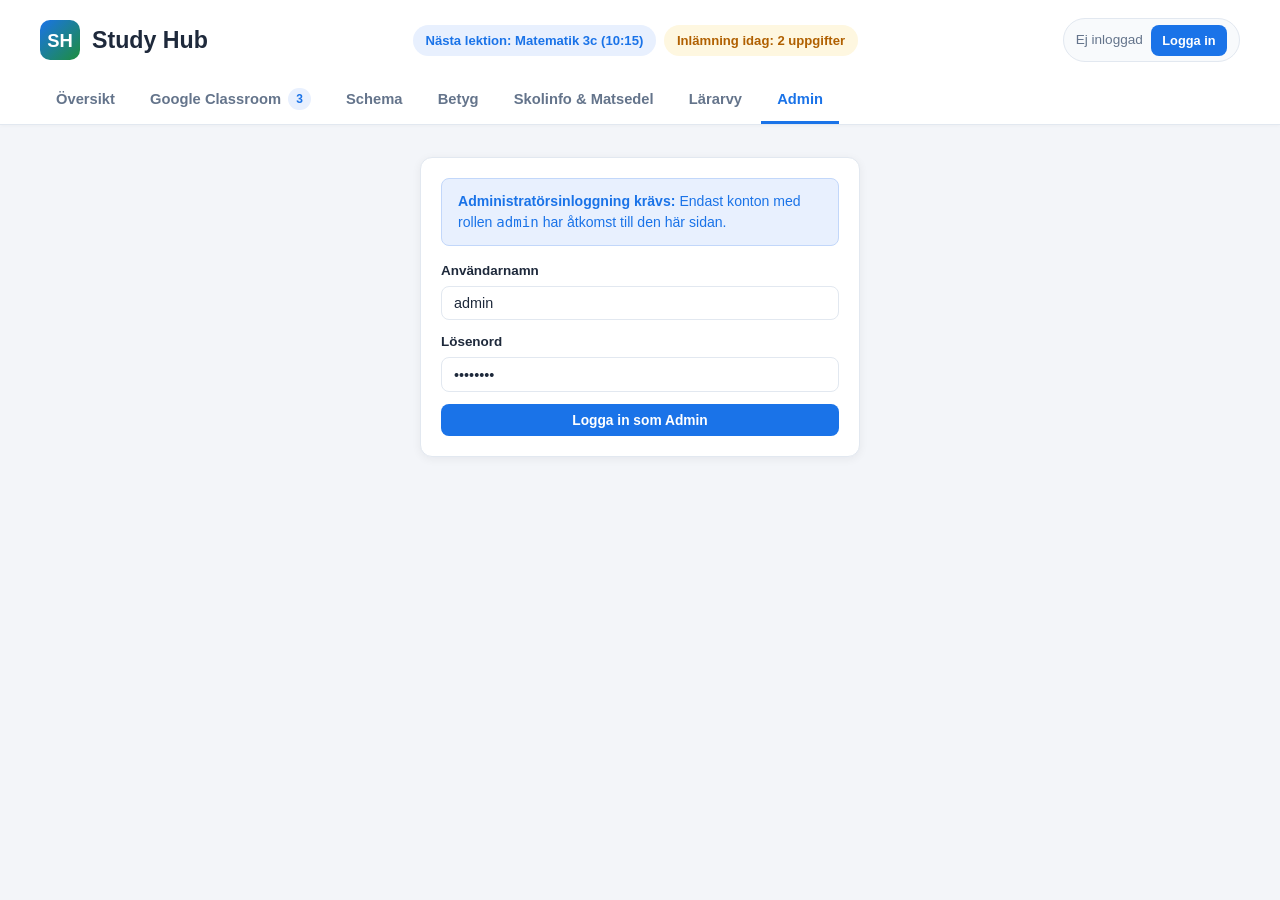
<file: admin.html>
<!DOCTYPE html>
<html lang="sv">
<head>
  <meta charset="UTF-8">
  <meta name="viewport" content="width=device-width, initial-scale=1.0">
  <title>Study Hub – Adminvy</title>
  <link rel="stylesheet" href="style.css">
</head>
<body>

  <header>
    <div class="header-top">
      <a href="index.html" class="brand">
        <div class="brand-icon">SH</div>
        <h1>Study Hub</h1>
      </a>

      <ul class="status-pills">
        <li id="nextLessonStatus">Nästa lektion: Matematik 3c (10:15)</li>
        <li class="due-badge" id="dueTodayStatus">Inlämning idag: 0 uppgifter</li>
      </ul>

      <div class="auth-bar" id="authHeaderStatus"></div>
    </div>

    <nav aria-label="Huvudnavigation">
      <ul class="tab-list">
        <li><a href="index.html" class="tab-btn">Översikt</a></li>
        <li><a href="classroom.html" class="tab-btn">Google Classroom <span class="tab-count" id="classroomBadge">0</span></a></li>
        <li><a href="schema.html" class="tab-btn">Schema</a></li>
        <li><a href="betyg.html" class="tab-btn">Betyg</a></li>
        <li><a href="skolinfo.html" class="tab-btn">Skolinfo &amp; Matsedel</a></li>
        <li><a href="larare.html" class="tab-btn">Lärarvy</a></li>
        <li><a href="admin.html" class="tab-btn active">Admin</a></li>
      </ul>
    </nav>
  </header>

  <main>
    <!-- Inloggningskrav för admin -->
    <section id="adminAuthGate" style="display:none;">
      <div class="login-container">
        <div class="card">
          <div class="alert alert-info">
            <strong>Administratörsinloggning krävs:</strong> Endast konton med rollen <code>admin</code> har åtkomst till den här sidan.
          </div>
          <div id="inlineAdminError" class="alert alert-error" style="display:none;">
            Ogiltig admininloggning. Testa <code>admin</code> / <code>admin123</code>.
          </div>
          <form id="inlineAdminLoginForm" class="form-stack">
            <div class="form-group">
              <label for="inlineAdminUser">Användarnamn</label>
              <input type="text" id="inlineAdminUser" value="admin" required>
            </div>
            <div class="form-group">
              <label for="inlineAdminPass">Lösenord</label>
              <input type="password" id="inlineAdminPass" value="admin123" required>
            </div>
            <button type="submit" class="btn btn-primary">Logga in som Admin</button>
          </form>
        </div>
      </div>
    </section>

    <!-- Admin Dashboard -->
    <section id="adminDashboard" style="display:none;">
      <div class="section-header">
        <h2>Adminvy – Användare, Skoldata &amp; JSON-databas</h2>
      </div>

      <div id="adminStats" class="stat-grid"></div>

      <div class="grid-2" style="margin-bottom:1.25rem;">
        <!-- Skapa användare -->
        <div class="card">
          <h3>Skapa nytt användarkonto</h3>
          <form id="adminUserForm" class="form-stack">
            <div class="form-group">
              <label for="newUserName">Fullständigt namn</label>
              <input type="text" id="newUserName" placeholder="t.ex. Sara Svensson" required>
            </div>
            <div class="form-group">
              <label for="newUserUsername">Användarnamn</label>
              <input type="text" id="newUserUsername" placeholder="t.ex. sara.elev" required>
            </div>
            <div class="form-group">
              <label for="newUserPassword">Lösenord</label>
              <input type="text" id="newUserPassword" placeholder="Lösenord" required>
            </div>
            <div class="form-group">
              <label for="newUserRole">Roll</label>
              <select id="newUserRole">
                <option value="student">Elev</option>
                <option value="teacher">Lärare</option>
                <option value="admin">Admin</option>
              </select>
            </div>
            <button type="submit" class="btn btn-primary">Lägg till användare</button>
          </form>
        </div>

        <!-- Redigera veckans matsedel -->
        <div class="card">
          <h3>Redigera veckans matsedel</h3>
          <form id="adminLunchForm" class="form-stack">
            <div class="form-group">
              <label for="lunch_Måndag">Måndag</label>
              <input type="text" id="lunch_Måndag" required>
            </div>
            <div class="form-group">
              <label for="lunch_Tisdag">Tisdag</label>
              <input type="text" id="lunch_Tisdag" required>
            </div>
            <div class="form-group">
              <label for="lunch_Onsdag">Onsdag</label>
              <input type="text" id="lunch_Onsdag" required>
            </div>
            <div class="form-group">
              <label for="lunch_Torsdag">Torsdag</label>
              <input type="text" id="lunch_Torsdag" required>
            </div>
            <div class="form-group">
              <label for="lunch_Fredag">Fredag</label>
              <input type="text" id="lunch_Fredag" required>
            </div>
            <button type="submit" class="btn btn-success">Spara matsedel</button>
          </form>
        </div>
      </div>

      <!-- Användarlista -->
      <div class="card" style="margin-bottom:1.25rem;">
        <h3>Registrerade användare &amp; testinloggningar</h3>
        <div class="table-wrapper">
          <table>
            <thead>
              <tr>
                <th>Namn</th>
                <th>Användarnamn</th>
                <th>Lösenord</th>
                <th>Roll</th>
                <th>Åtgärd</th>
              </tr>
            </thead>
            <tbody id="adminUsersTableBody"></tbody>
          </table>
        </div>
      </div>

      <!-- JSON-databashanterare -->
      <div class="card">
        <h3>
          <span>JSON-databas (<code>database.json</code>)</span>
          <div class="toolbar-actions">
            <button type="button" class="btn btn-primary btn-sm" id="downloadDbBtn">Ladda ner database.json</button>
            <label class="btn btn-outline btn-sm" style="cursor:pointer;">
              Importera JSON
              <input type="file" id="importDbInput" accept=".json" style="display:none;">
            </label>
            <button type="button" class="btn btn-danger btn-sm" id="resetFullDbBtn">Återställ databas</button>
          </div>
        </h3>
        <pre id="jsonDatabasePreview" class="json-viewer"></pre>
      </div>
    </section>
  </main>

  <script src="app.js"></script>
</body>
</html>
</file>
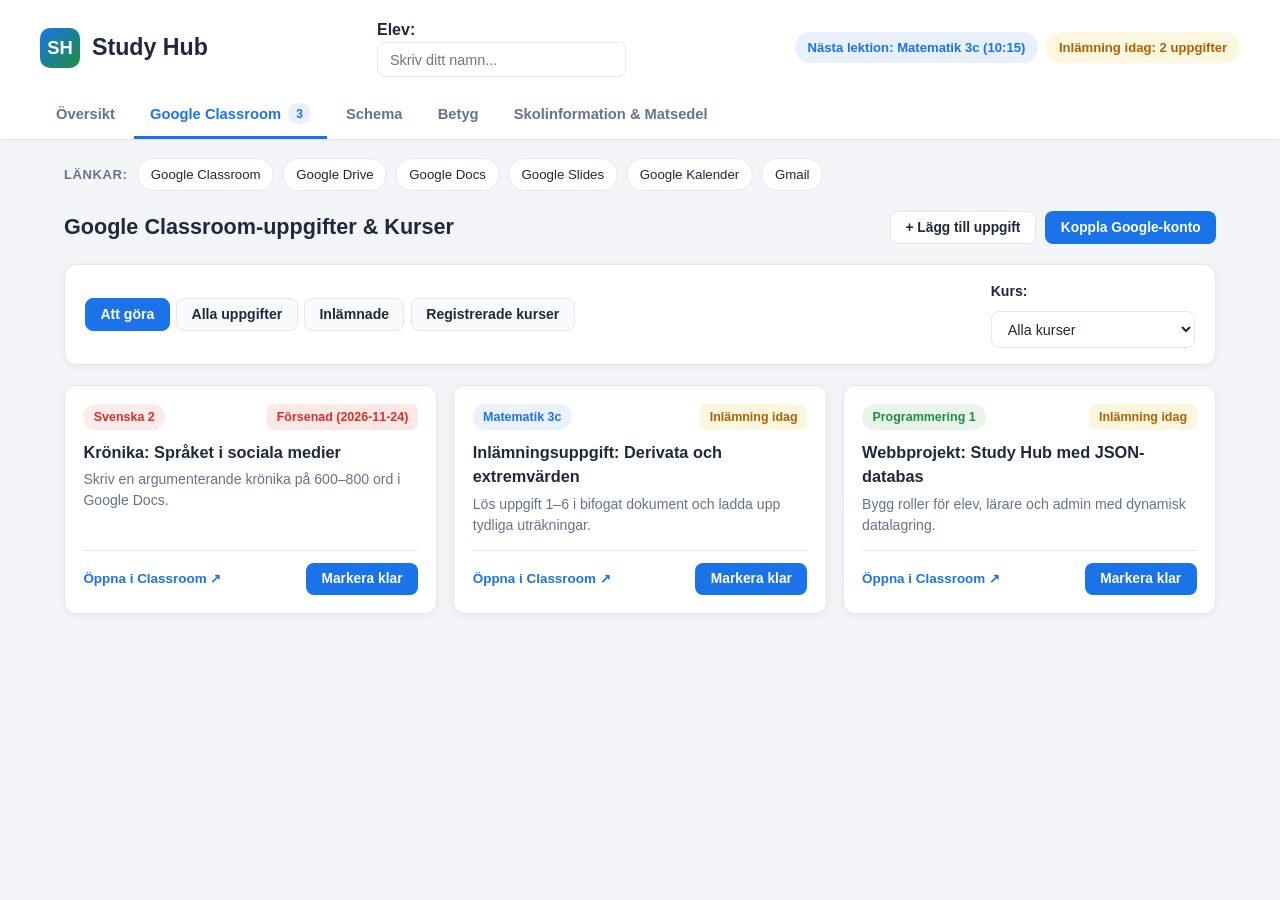
<file: classroom.html>
<!DOCTYPE html>
<html lang="sv">
<head>
  <meta charset="UTF-8">
  <meta name="viewport" content="width=device-width, initial-scale=1.0">
  <title>Study Hub – Google Classroom</title>
  <link rel="stylesheet" href="style.css">
  <script src="https://accounts.google.com/gsi/client" async defer></script>
</head>
<body>

  <header>
    <div class="header-top">
      <a href="index.html" class="brand">
        <div class="brand-icon">SH</div>
        <h1>Study Hub</h1>
      </a>

      <div class="student-info">
        <strong>Elev:</strong>
        <input type="text" id="studentNameInput" placeholder="Skriv ditt namn..." aria-label="Elevens namn">
      </div>

      <ul class="status-pills">
        <li id="nextLessonStatus">Nästa lektion: Matematik 3c (10:15)</li>
        <li class="due-badge" id="dueTodayStatus">Inlämning idag: 2 uppgifter</li>
      </ul>
    </div>

    <nav aria-label="Huvudnavigation">
      <ul class="tab-list">
        <li><a href="index.html" class="tab-btn">Översikt</a></li>
        <li><a href="classroom.html" class="tab-btn active">Google Classroom <span class="tab-count" id="classroomBadge">0</span></a></li>
        <li><a href="schema.html" class="tab-btn">Schema</a></li>
        <li><a href="betyg.html" class="tab-btn">Betyg</a></li>
        <li><a href="skolinfo.html" class="tab-btn">Skolinformation & Matsedel</a></li>
      </ul>
    </nav>
  </header>

  <section class="quick-links" aria-label="Google Workspace & Skolans snabblänkar">
    <h2>Länkar:</h2>
    <ul>
      <li><a href="https://classroom.google.com" target="_blank" rel="noopener noreferrer">Google Classroom</a></li>
      <li><a href="https://drive.google.com" target="_blank" rel="noopener noreferrer">Google Drive</a></li>
      <li><a href="https://docs.google.com" target="_blank" rel="noopener noreferrer">Google Docs</a></li>
      <li><a href="https://slides.google.com" target="_blank" rel="noopener noreferrer">Google Slides</a></li>
      <li><a href="https://calendar.google.com" target="_blank" rel="noopener noreferrer">Google Kalender</a></li>
      <li><a href="https://mail.google.com" target="_blank" rel="noopener noreferrer">Gmail</a></li>
    </ul>
  </section>

  <main>
    <div class="section-header">
      <h2>Google Classroom-uppgifter & Kurser</h2>
      <div class="toolbar-actions">
        <button class="btn btn-outline" id="toggleAddTaskBtn">+ Lägg till uppgift</button>
        <button class="btn btn-primary" id="toggleApiConfigBtn">Koppla Google-konto</button>
      </div>
    </div>

    <!-- Riktig Google Classroom OAuth-koppling -->
    <div class="api-box" id="apiConfigBox">
        <p>
          <strong>Anslut till Google Classroom via Apps Script:</strong> Klistra in din webbapp-URL (som slutar på <code>/exec</code>) för att synka dina kurser och uppgifter.
        </p>
        <div class="api-form">
          <input type="text" id="appsScriptUrlInput" placeholder="https://script.google.com/macros/s/.../exec">
          <button class="btn btn-primary" id="connectGoogleBtn">Spara &amp; synka</button>
          <button class="btn btn-outline" id="resetDemoBtn">Återställ demoläge</button>
        </div>
        <p id="apiStatusMessage" style="margin-top: 0.6rem; margin-bottom: 0; font-weight: 600;"></p>
    </div>

    <!-- Lägg till egen uppgift -->
    <div class="add-task-panel" id="addTaskPanel">
      <strong>Lägg till ny uppgift</strong>
      <form id="addTaskForm" class="add-task-grid">
        <input type="text" id="newTaskTitle" placeholder="Uppgiftens titel..." required>
        <select id="newTaskCourse" required></select>
        <input type="date" id="newTaskDue" required>
        <input type="text" id="newTaskDesc" placeholder="Kort beskrivning (valfritt)">
        <button type="submit" class="btn btn-primary">Spara uppgift</button>
      </form>
    </div>

    <!-- Underflikar & kursfilter -->
    <div class="classroom-toolbar">
      <div class="sub-tabs" role="tablist">
        <button class="sub-tab-btn active" data-filter="todo">Att göra</button>
        <button class="sub-tab-btn" data-filter="all">Alla uppgifter</button>
        <button class="sub-tab-btn" data-filter="done">Inlämnade</button>
        <button class="sub-tab-btn" data-filter="courses">Registrerade kurser</button>
      </div>

      <div class="toolbar-actions" id="courseFilterWrapper">
        <label for="courseFilterSelect" style="font-size: 0.88rem; font-weight: 600;">Kurs:</label>
        <select id="courseFilterSelect">
          <option value="all">Alla kurser</option>
        </select>
      </div>
    </div>

    <div id="classroomAssignmentsContainer" class="grid-3"></div>
    <div id="classroomCoursesContainer" class="grid-3" style="display: none;"></div>
  </main>

  <script src="app.js"></script>
</body>
</html>
</file>
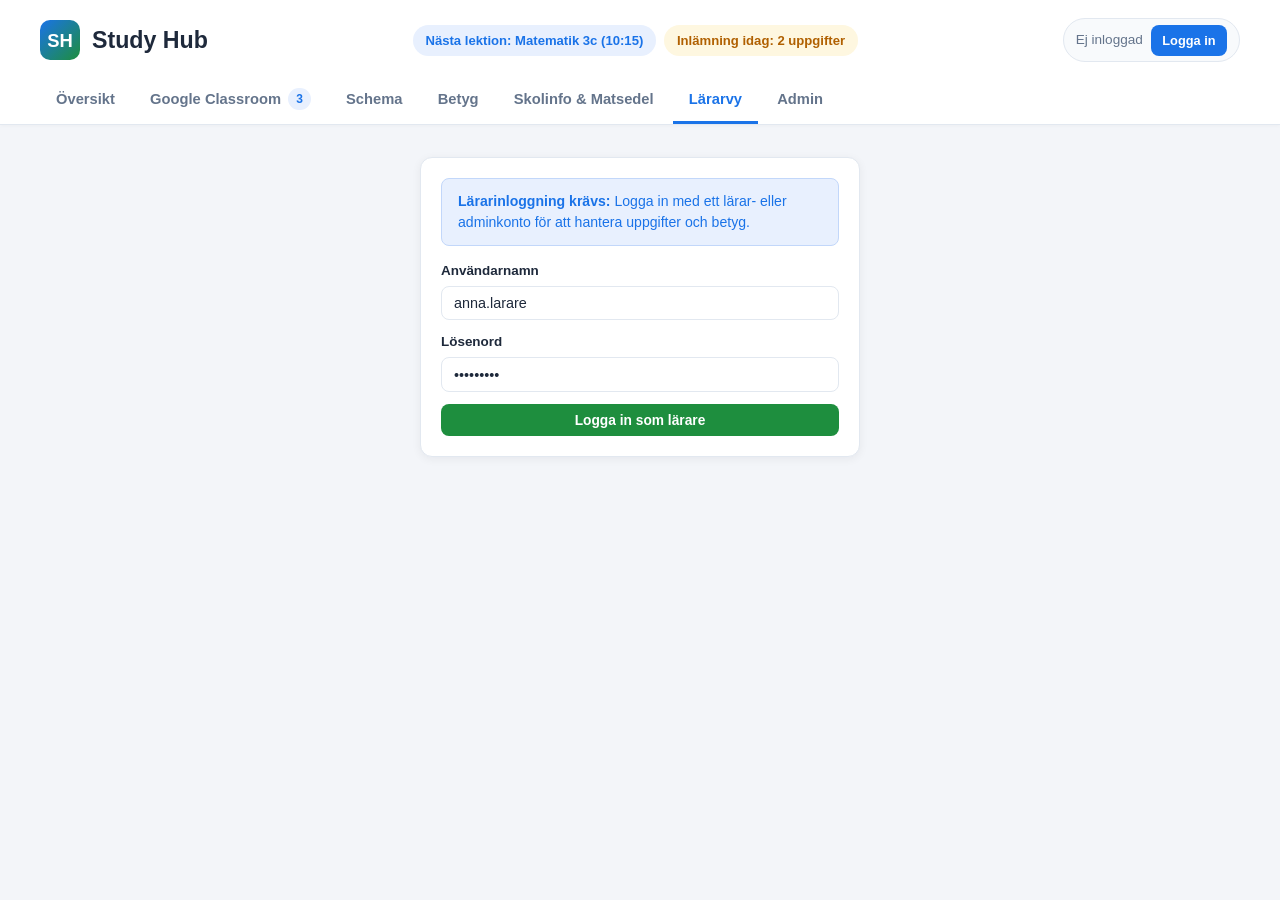
<file: larare.html>
<!DOCTYPE html>
<html lang="sv">
<head>
  <meta charset="UTF-8">
  <meta name="viewport" content="width=device-width, initial-scale=1.0">
  <title>Study Hub – Lärarvy</title>
  <link rel="stylesheet" href="style.css">
</head>
<body>

  <header>
    <div class="header-top">
      <a href="index.html" class="brand">
        <div class="brand-icon">SH</div>
        <h1>Study Hub</h1>
      </a>

      <ul class="status-pills">
        <li id="nextLessonStatus">Nästa lektion: Matematik 3c (10:15)</li>
        <li class="due-badge" id="dueTodayStatus">Inlämning idag: 0 uppgifter</li>
      </ul>

      <div class="auth-bar" id="authHeaderStatus"></div>
    </div>

    <nav aria-label="Huvudnavigation">
      <ul class="tab-list">
        <li><a href="index.html" class="tab-btn">Översikt</a></li>
        <li><a href="classroom.html" class="tab-btn">Google Classroom <span class="tab-count" id="classroomBadge">0</span></a></li>
        <li><a href="schema.html" class="tab-btn">Schema</a></li>
        <li><a href="betyg.html" class="tab-btn">Betyg</a></li>
        <li><a href="skolinfo.html" class="tab-btn">Skolinfo &amp; Matsedel</a></li>
        <li><a href="larare.html" class="tab-btn active">Lärarvy</a></li>
        <li><a href="admin.html" class="tab-btn">Admin</a></li>
      </ul>
    </nav>
  </header>

  <main>
    <!-- Inloggningskrav om användaren inte är inloggad som lärare/admin -->
    <section id="teacherAuthGate" style="display:none;">
      <div class="login-container">
        <div class="card">
          <div class="alert alert-info">
            <strong>Lärarinloggning krävs:</strong> Logga in med ett lärar- eller adminkonto för att hantera uppgifter och betyg.
          </div>
          <div id="inlineTeacherError" class="alert alert-error" style="display:none;">
            Ogiltig lärarinloggning. Testa <code>anna.larare</code> / <code>larare123</code>.
          </div>
          <form id="inlineTeacherLoginForm" class="form-stack">
            <div class="form-group">
              <label for="inlineTeacherUser">Användarnamn</label>
              <input type="text" id="inlineTeacherUser" value="anna.larare" required>
            </div>
            <div class="form-group">
              <label for="inlineTeacherPass">Lösenord</label>
              <input type="password" id="inlineTeacherPass" value="larare123" required>
            </div>
            <button type="submit" class="btn btn-success">Logga in som lärare</button>
          </form>
        </div>
      </div>
    </section>

    <!-- Lärarens arbetsyta -->
    <section id="teacherDashboard" style="display:none;">
      <div class="section-header">
        <div>
          <h2>Lärarvy – Kurser, Uppgifter &amp; Betyg</h2>
          <p id="teacherWelcome" style="font-size:0.9rem; color:var(--text-muted);"></p>
        </div>
      </div>

      <!-- Betygssättning per elev (placerad högst upp för snabb åtkomst) -->
      <div class="card" style="margin-bottom:1.25rem;">
        <div style="display:flex; flex-wrap:wrap; align-items:center; justify-content:space-between; gap:1rem; margin-bottom:1rem;">
          <div>
            <h3 style="margin-bottom:0.2rem;">Individuell betygssättning</h3>
            <p style="font-size:0.86rem; color:var(--text-muted);">
              Välj en elev i listan för att uppdatera befintliga kursbetyg eller registrera ett nytt betyg.
            </p>
          </div>

          <div class="toolbar-actions" style="background:var(--surface-alt); padding:0.6rem 0.9rem; border-radius:10px; border:1px solid var(--border);">
            <label for="teacherStudentSelect" style="font-size:0.88rem; font-weight:700;">Välj elev:</label>
            <select id="teacherStudentSelect" style="min-width:220px;"></select>
            <span id="teacherStudentMeta" class="role-badge role-student"></span>
          </div>
        </div>

        <div id="teacherGradeFeedback" class="alert alert-success" style="display:none;"></div>

        <div class="table-wrapper" style="margin-bottom:1rem;">
          <table>
            <thead>
              <tr>
                <th>Kurs</th>
                <th>Poäng</th>
                <th>Betyg / Prognos</th>
                <th>Kommentar</th>
                <th>Satt av</th>
                <th>Åtgärd</th>
              </tr>
            </thead>
            <tbody id="teacherGradesBody"></tbody>
          </table>
        </div>

        <!-- Lägg till nytt kursbetyg för den valda eleven -->
        <div style="background:var(--surface-alt); border:1px solid var(--border); border-radius:10px; padding:0.95rem;">
          <strong style="font-size:0.88rem; display:block; margin-bottom:0.6rem;">Lägg till nytt kursbetyg för vald elev:</strong>
          <form id="teacherAddGradeForm" class="add-task-grid" style="margin-top:0;">
            <select id="teacherNewGradeCourse" required></select>
            <select id="teacherNewGradeValue" required>
              <option value="A">Betyg: A</option>
              <option value="B">Betyg: B</option>
              <option value="C" selected>Betyg: C</option>
              <option value="D">Betyg: D</option>
              <option value="E">Betyg: E</option>
              <option value="F">Betyg: F</option>
              <option value="-">Prognos saknas (-)</option>
            </select>
            <input type="text" id="teacherNewGradeComment" placeholder="Kommentar till eleven..." required>
            <button type="submit" class="btn btn-primary">+ Lägg till betyg</button>
          </form>
        </div>
      </div>

      <div class="grid-2">
        <!-- Skapa ny uppgift i JSON-databasen -->
        <div class="card">
          <h3>Publicera ny Classroom-uppgift</h3>
          <form id="teacherTaskForm" class="form-stack">
            <div class="form-group">
              <label for="teacherTaskCourse">Kurs</label>
              <select id="teacherTaskCourse" required></select>
            </div>
            <div class="form-group">
              <label for="teacherTaskTitle">Titel på uppgift</label>
              <input type="text" id="teacherTaskTitle" placeholder="t.ex. Inlämning: Integraler" required>
            </div>
            <div class="form-group">
              <label for="teacherTaskDue">Sista inlämningsdag</label>
              <input type="date" id="teacherTaskDue" required>
            </div>
            <div class="form-group">
              <label for="teacherTaskDesc">Instruktioner</label>
              <textarea id="teacherTaskDesc" rows="2" placeholder="Beskriv vad eleverna ska göra..."></textarea>
            </div>
            <button type="submit" class="btn btn-primary">Publicera uppgift</button>
          </form>
        </div>

        <!-- Publicera meddelande + aktiva uppgifter -->
					<div class="card">
						<h3>Publicera meddelande till översikten</h3>
						<form id="teacherAnnouncementForm" class="form-stack" style="margin-bottom:1.25rem;">
							<div class="form-group">
								<label for="teacherMsgTitle">Rubrik</label>
								<input type="text" id="teacherMsgTitle" placeholder="t.ex. Prov i Matematik 3c" required>
							</div>
							<div class="form-group">
								<label for="teacherMsgBody">Meddelande</label>
								<input type="text" id="teacherMsgBody" placeholder="Skriv meddelandet..." required>
							</div>
							<button type="submit" class="btn btn-outline">Publicera meddelande</button>
						</form>

						<h3>Publicerade uppgifter i databasen</h3>
						<ul id="teacherAssignmentsList" class="clean-list"></ul>
					</div>
				</div>
			</section>
		</main>

		<script src="app.js"></script>
	</body>
</html>
</file>
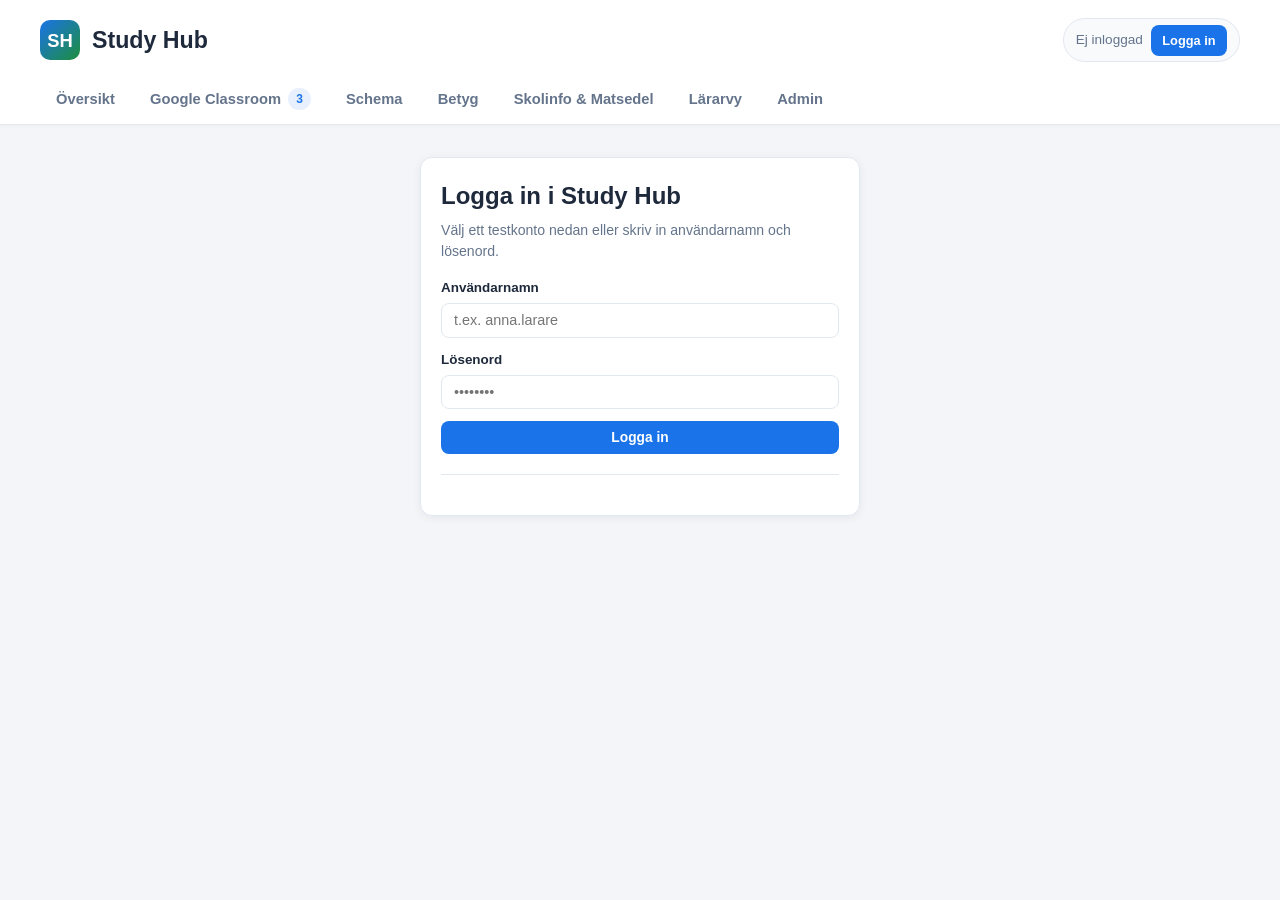
<file: login.html>
<!DOCTYPE html>
<html lang="sv">
	<head>
		<meta charset="UTF-8">
		<meta name="viewport" content="width=device-width, initial-scale=1.0">
		<title>Study Hub – Logga in</title>
		<link rel="stylesheet" href="style.css">
	</head>
	<body>

		<header>
			<div class="header-top">
				<a href="index.html" class="brand">
					<div class="brand-icon">SH</div>
					<h1>Study Hub</h1>
				</a>
				<div class="auth-bar" id="authHeaderStatus"></div>
 			</div>

			<nav aria-label="Huvudnavigation">
				<ul class="tab-list">
					<li><a href="index.html" class="tab-btn">Översikt</a></li>
					<li><a href="classroom.html" class="tab-btn">Google Classroom <span class="tab-count" id="classroomBadge">0</span></a></li>
					<li><a href="schema.html" class="tab-btn">Schema</a></li>
					<li><a href="betyg.html" class="tab-btn">Betyg</a></li>
					<li><a href="skolinfo.html" class="tab-btn">Skolinfo &amp; Matsedel</a></li>
					<li><a href="larare.html" class="tab-btn">Lärarvy</a></li>
					<li><a href="admin.html" class="tab-btn">Admin</a></li>
				</ul>
			</nav>
		</header>

		<main>
			<div class="login-container">
				<div class="card">
					<h2 style="margin-bottom:0.35rem;">Logga in i Study Hub</h2>
					<p style="font-size:0.88rem; color:var(--text-muted); margin-bottom:1rem;">
						Välj ett testkonto nedan eller skriv in användarnamn och lösenord.
					</p>

					<div id="loginError" class="alert alert-error" style="display:none;"></div>

					<form id="loginForm" class="form-stack">
						<div class="form-group">
							<label for="loginUsername">Användarnamn</label>
							<input type="text" id="loginUsername" required placeholder="t.ex. anna.larare">
						</div>
						<div class="form-group">
							<label for="loginPassword">Lösenord</label>
							<input type="password" id="loginPassword" required placeholder="••••••••">
						</div>
						<button type="submit" class="btn btn-primary" style="width:100%;">Logga in</button>
					</form>

					<hr style="margin:1.25rem 0; border:none; border-top:1px solid var(--border);">
				</div>
			</div>
		</main>

		<script src="app.js"></script>
	</body>
</html>
</file>
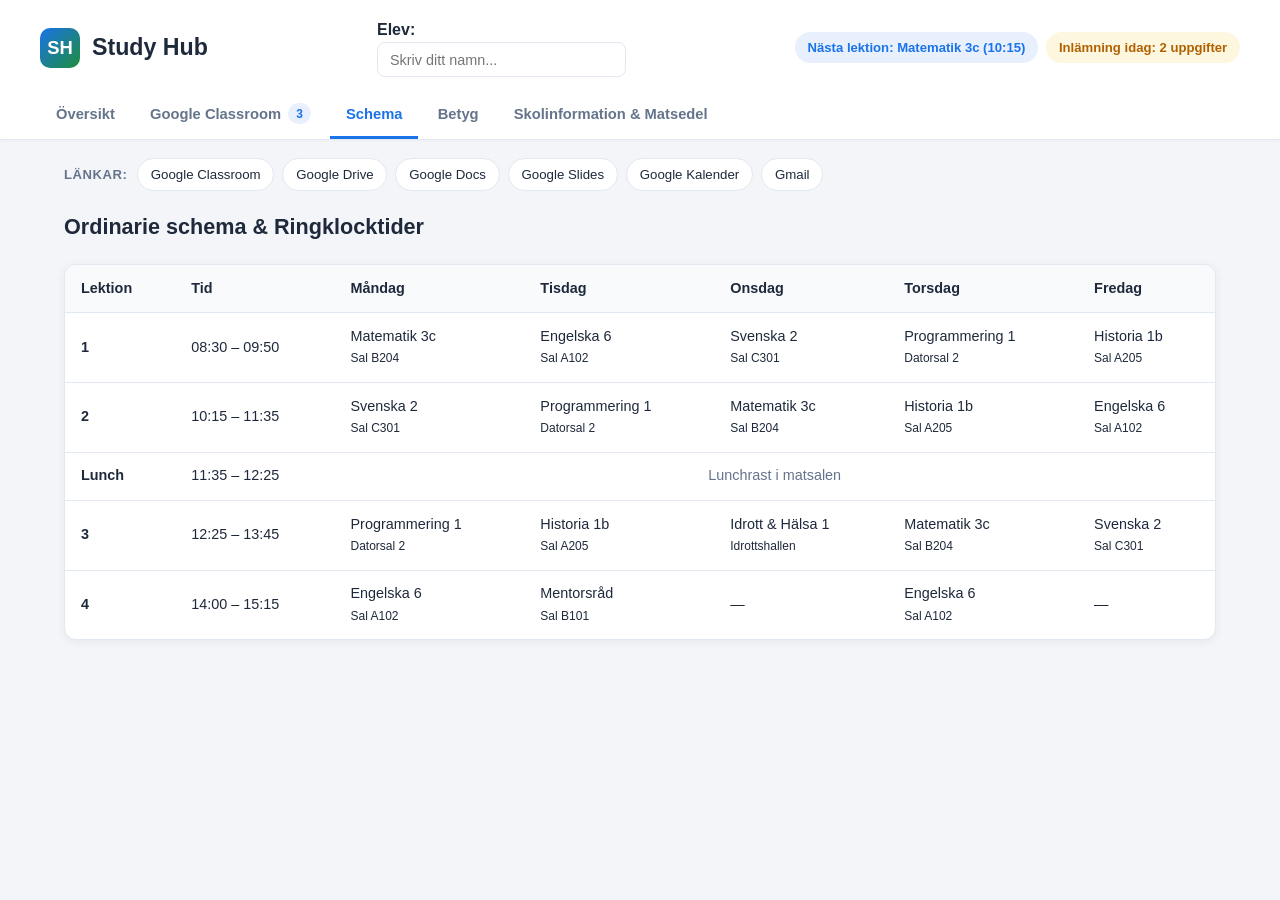
<file: schema.html>
<!DOCTYPE html>
<html lang="sv">
	<head>
		<meta charset="UTF-8">
		<meta name="viewport" content="width=device-width, initial-scale=1.0">
		<title>Study Hub – Schema & Ringklocktider</title>
		<link rel="stylesheet" href="style.css">
	</head>
	<body>
		<header>
			<div class="header-top">
				<a href="index.html" class="brand">
					<div class="brand-icon">SH</div>
					<h1>Study Hub</h1>
				</a>

				<div class="student-info">
					<strong>Elev:</strong>
					<input type="text" id="studentNameInput" placeholder="Skriv ditt namn..." aria-label="Elevens namn">
				</div>

				<ul class="status-pills">
					<li id="nextLessonStatus">Nästa lektion: Matematik 3c (10:15)</li>
					<li class="due-badge" id="dueTodayStatus">Inlämning idag: 2 uppgifter</li>
				</ul>
			</div>

			<nav aria-label="Huvudnavigation">
				<ul class="tab-list">
					<li><a href="index.html" class="tab-btn">Översikt</a></li>
					<li><a href="classroom.html" class="tab-btn">Google Classroom <span class="tab-count" id="classroomBadge">0</span></a></li>
					<li><a href="schema.html" class="tab-btn active">Schema</a></li>
					<li><a href="betyg.html" class="tab-btn">Betyg</a></li>
					<li><a href="skolinfo.html" class="tab-btn">Skolinformation & Matsedel</a></li>
				</ul>
			</nav>
		</header>

		<section class="quick-links" aria-label="Google Workspace & Skolans snabblänkar">
			<h2>Länkar:</h2>
			<ul>
				<li><a href="https://classroom.google.com" target="_blank" rel="noopener noreferrer">Google Classroom</a></li>
				<li><a href="https://drive.google.com" target="_blank" rel="noopener noreferrer">Google Drive</a></li>
				<li><a href="https://docs.google.com" target="_blank" rel="noopener noreferrer">Google Docs</a></li>
				<li><a href="https://slides.google.com" target="_blank" rel="noopener noreferrer">Google Slides</a></li>
				<li><a href="https://calendar.google.com" target="_blank" rel="noopener noreferrer">Google Kalender</a></li>
				<li><a href="https://mail.google.com" target="_blank" rel="noopener noreferrer">Gmail</a></li>
			</ul>
		</section>

		<main>
			<div class="section-header">
				<h2>Ordinarie schema & Ringklocktider</h2>
			</div>
			<div class="table-wrapper">
				<table>
					<thead>
						<tr>
							<th>Lektion</th>
							<th>Tid</th>
							<th>Måndag</th>
							<th>Tisdag</th>
							<th>Onsdag</th>
							<th>Torsdag</th>
							<th>Fredag</th>
						</tr>
					</thead>
					<tbody>
						<tr>
							<td><strong>1</strong></td>
							<td>08:30 – 09:50</td>
							<td>Matematik 3c<br><small>Sal B204</small></td>
							<td>Engelska 6<br><small>Sal A102</small></td>
							<td>Svenska 2<br><small>Sal C301</small></td>
							<td>Programmering 1<br><small>Datorsal 2</small></td>
							<td>Historia 1b<br><small>Sal A205</small></td>
						</tr>
						<tr>
							<td><strong>2</strong></td>
							<td>10:15 – 11:35</td>
							<td>Svenska 2<br><small>Sal C301</small></td>
							<td>Programmering 1<br><small>Datorsal 2</small></td>
							<td>Matematik 3c<br><small>Sal B204</small></td>
							<td>Historia 1b<br><small>Sal A205</small></td>
							<td>Engelska 6<br><small>Sal A102</small></td>
						</tr>
						<tr>
							<td><strong>Lunch</strong></td>
							<td>11:35 – 12:25</td>
							<td colspan="5" style="text-align: center; color: var(--text-muted);">Lunchrast i matsalen</td>
						</tr>
						<tr>
							<td><strong>3</strong></td>
							<td>12:25 – 13:45</td>
							<td>Programmering 1<br><small>Datorsal 2</small></td>
							<td>Historia 1b<br><small>Sal A205</small></td>
							<td>Idrott & Hälsa 1<br><small>Idrottshallen</small></td>
							<td>Matematik 3c<br><small>Sal B204</small></td>
							<td>Svenska 2<br><small>Sal C301</small></td>
						</tr>
						<tr>
							<td><strong>4</strong></td>
							<td>14:00 – 15:15</td>
							<td>Engelska 6<br><small>Sal A102</small></td>
							<td>Mentorsråd<br><small>Sal B101</small></td>
							<td>—</td>
							<td>Engelska 6<br><small>Sal A102</small></td>
							<td>—</td>
						</tr>
					</tbody>
				</table>
			</div>
		</main>
		<script src="app.js"></script>
	</body>
</html>
</file>
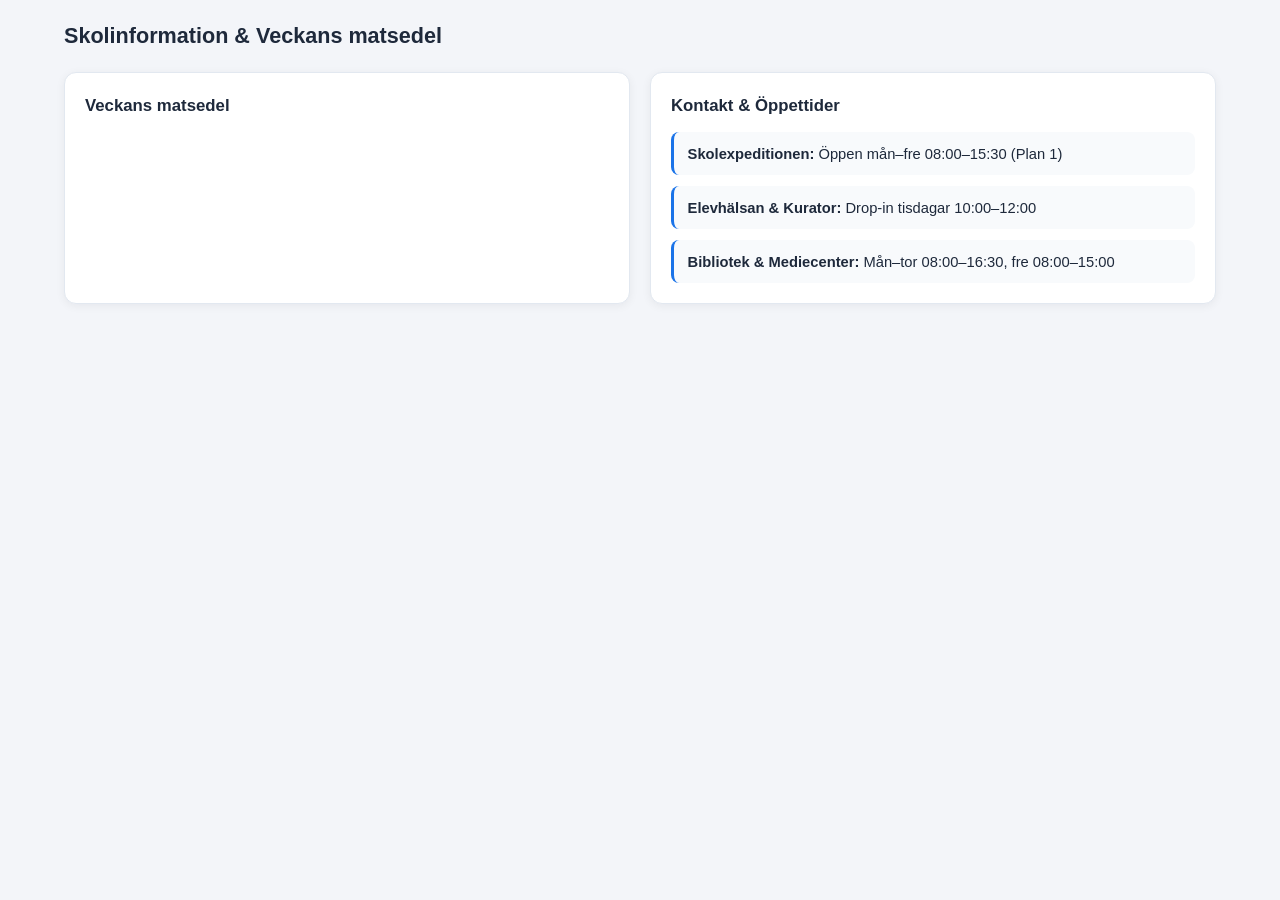
<file: skolinfo.html>
<!DOCTYPE html>
<html lang="en">
	<head>
		<meta charset="UTF-8">
		<meta name="viewport" content="width=device-width, initial-scale=1.0">
		<title>Document</title>
		<link rel="stylesheet" href="style.css">
	</head>
	<body>
		<main>
			<div class="section-header">
				<h2>Skolinformation &amp; Veckans matsedel</h2>
			</div>
			<div class="grid-2">
				<div class="card">
					<h3>Veckans matsedel</h3>
					<ul id="weeklyMenuList" class="clean-list"></ul>
				</div>
				<div class="card">
					<h3>Kontakt &amp; Öppettider</h3>
					<ul class="clean-list">
						<li><strong>Skolexpeditionen:</strong> Öppen mån–fre 08:00–15:30 (Plan 1)</li>
						<li><strong>Elevhälsan &amp; Kurator:</strong> Drop-in tisdagar 10:00–12:00</li>
						<li><strong>Bibliotek &amp; Mediecenter:</strong> Mån–tor 08:00–16:30, fre 08:00–15:00</li>
					</ul>
				</div>
			</div>
		</main>
	</body>
</html>
</file>
<file: style.css>
:root {
  --bg: #f3f5f9;
  --surface: #ffffff;
  --surface-alt: #f8fafc;
  --border: #e2e8f0;
  --text: #1e293b;
  --text-muted: #64748b;
  --primary: #1a73e8;
  --primary-hover: #1557b0;
  --primary-soft: #e8f0fe;
  --success: #1e8e3e;
  --success-soft: #e6f4ea;
  --warning: #b06000;
  --warning-soft: #fef7e0;
  --danger: #d93025;
  --danger-soft: #fce8e6;
  --purple: #7c3aed;
  --purple-soft: #ede9fe;
  --radius: 12px;
  --shadow: 0 2px 10px rgba(15, 23, 42, 0.06);
}

* {
  box-sizing: border-box;
  margin: 0;
  padding: 0;
}

body {
  font-family: -apple-system, BlinkMacSystemFont, "Segoe UI", Roboto, Oxygen, Ubuntu, sans-serif;
  background-color: var(--bg);
  color: var(--text);
  line-height: 1.5;
}

/* Header */
header {
  background: var(--surface);
  border-bottom: 1px solid var(--border);
  padding: 1.15rem 1.5rem 0;
  box-shadow: 0 1px 4px rgba(0, 0, 0, 0.03);
  position: sticky;
  top: 0;
  z-index: 50;
}

.header-top {
  max-width: 1200px;
  margin: 0 auto 0.9rem;
  display: flex;
  flex-wrap: wrap;
  align-items: center;
  justify-content: space-between;
  gap: 0.85rem;
}

.brand {
  display: flex;
  align-items: center;
  gap: 0.75rem;
  text-decoration: none;
  color: inherit;
}

.brand-icon {
  width: 40px;
  height: 40px;
  border-radius: 10px;
  background: linear-gradient(135deg, #1a73e8, #1e8e3e);
  color: white;
  display: grid;
  place-items: center;
  font-weight: 700;
  font-size: 1.15rem;
}

header h1 {
  font-size: 1.45rem;
  font-weight: 700;
}

.status-pills {
  list-style: none;
  display: flex;
  flex-wrap: wrap;
  align-items: center;
  gap: 0.5rem;
}

.status-pills li {
  font-size: 0.82rem;
  font-weight: 600;
  padding: 0.35rem 0.8rem;
  border-radius: 999px;
  background: var(--primary-soft);
  color: var(--primary);
}

.status-pills li.due-badge {
  background: var(--warning-soft);
  color: var(--warning);
}

.auth-bar {
  display: flex;
  align-items: center;
  gap: 0.5rem;
  background: var(--surface-alt);
  border: 1px solid var(--border);
  padding: 0.35rem 0.75rem;
  border-radius: 999px;
  font-size: 0.85rem;
}

.role-badge {
  font-size: 0.74rem;
  font-weight: 700;
  padding: 0.15rem 0.55rem;
  border-radius: 999px;
  text-transform: uppercase;
}

.role-student { background: var(--primary-soft); color: var(--primary); }
.role-teacher { background: var(--success-soft); color: var(--success); }
.role-admin { background: var(--purple-soft); color: var(--purple); }

/* Navigation */
nav[aria-label="Huvudnavigation"] {
  max-width: 1200px;
  margin: 0 auto;
  overflow-x: auto;
}

.tab-list {
  list-style: none;
  display: flex;
  gap: 0.2rem;
}

.tab-btn {
  text-decoration: none;
  border-bottom: 3px solid transparent;
  padding: 0.7rem 1rem;
  font-size: 0.92rem;
  font-weight: 600;
  color: var(--text-muted);
  white-space: nowrap;
  display: inline-flex;
  align-items: center;
  gap: 0.45rem;
  transition: all 0.15s ease;
}

.tab-btn:hover {
  color: var(--primary);
  background: var(--surface-alt);
  border-radius: 8px 8px 0 0;
}

.tab-btn.active {
  color: var(--primary);
  border-bottom-color: var(--primary);
}

.tab-count {
  background: var(--primary-soft);
  color: var(--primary);
  font-size: 0.75rem;
  padding: 0.1rem 0.5rem;
  border-radius: 999px;
}

/* Quick Links Bar */
.quick-links {
  max-width: 1200px;
  margin: 1.15rem auto 0;
  padding: 0 1.5rem;
  display: flex;
  align-items: center;
  flex-wrap: wrap;
  gap: 0.6rem;
}

.quick-links h2 {
  font-size: 0.82rem;
  text-transform: uppercase;
  letter-spacing: 0.04em;
  color: var(--text-muted);
}

.quick-links ul {
  list-style: none;
  display: flex;
  flex-wrap: wrap;
  gap: 0.5rem;
}

.quick-links a {
  display: inline-block;
  text-decoration: none;
  background: var(--surface);
  color: var(--text);
  border: 1px solid var(--border);
  padding: 0.35rem 0.8rem;
  border-radius: 999px;
  font-size: 0.83rem;
  font-weight: 500;
  transition: all 0.15s ease;
}

.quick-links a:hover {
  border-color: var(--primary);
  color: var(--primary);
}

/* Main Layout */
main {
  max-width: 1200px;
  margin: 1.25rem auto 3rem;
  padding: 0 1.5rem;
  animation: fadeIn 0.2s ease;
}

@keyframes fadeIn {
  from { opacity: 0; transform: translateY(4px); }
  to { opacity: 1; transform: translateY(0); }
}

.section-header {
  display: flex;
  flex-wrap: wrap;
  align-items: center;
  justify-content: space-between;
  gap: 1rem;
  margin-bottom: 1.25rem;
}

.section-header h2 {
  font-size: 1.35rem;
  font-weight: 700;
}

/* Cards & Grids */
.grid-2 {
  display: grid;
  grid-template-columns: repeat(auto-fit, minmax(320px, 1fr));
  gap: 1.25rem;
}

.grid-3 {
  display: grid;
  grid-template-columns: repeat(auto-fill, minmax(290px, 1fr));
  gap: 1rem;
}

.card {
  background: var(--surface);
  border: 1px solid var(--border);
  border-radius: var(--radius);
  padding: 1.25rem;
  box-shadow: var(--shadow);
}

.card h3 {
  font-size: 1.05rem;
  margin-bottom: 0.85rem;
  display: flex;
  align-items: center;
  justify-content: space-between;
  gap: 0.5rem;
}

.clean-list {
  list-style: none;
  display: flex;
  flex-direction: column;
  gap: 0.7rem;
}

.clean-list li {
  padding: 0.65rem 0.85rem;
  background: var(--surface-alt);
  border-radius: 8px;
  border-left: 3px solid var(--primary);
  font-size: 0.92rem;
}

/* Buttons & Forms */
.btn {
  padding: 0.48rem 0.9rem;
  border-radius: 8px;
  font-size: 0.86rem;
  font-weight: 600;
  border: 1px solid transparent;
  cursor: pointer;
  text-decoration: none;
  transition: all 0.15s ease;
  display: inline-flex;
  align-items: center;
  justify-content: center;
  gap: 0.4rem;
}

.btn-sm {
  padding: 0.3rem 0.65rem;
  font-size: 0.8rem;
}

.btn-primary { background: var(--primary); color: #fff; }
.btn-primary:hover { background: var(--primary-hover); }

.btn-success { background: var(--success); color: #fff; }
.btn-success:hover { opacity: 0.92; }

.btn-danger { background: var(--danger-soft); color: var(--danger); border-color: #f8c9c4; }
.btn-danger:hover { background: var(--danger); color: #fff; }

.btn-outline { background: var(--surface); border-color: var(--border); color: var(--text); }
.btn-outline:hover { border-color: var(--primary); color: var(--primary); }

.form-stack {
  display: flex;
  flex-direction: column;
  gap: 0.75rem;
}

.form-group {
  display: flex;
  flex-direction: column;
  gap: 0.3rem;
}

.form-group label {
  font-size: 0.84rem;
  font-weight: 600;
  color: var(--text);
}

select, input[type="text"], input[type="password"], input[type="date"], textarea {
  padding: 0.52rem 0.75rem;
  border: 1px solid var(--border);
  border-radius: 8px;
  font-size: 0.9rem;
  font-family: inherit;
  background: var(--surface);
  color: var(--text);
  width: 100%;
}

select:focus, input:focus, textarea:focus {
  outline: none;
  border-color: var(--primary);
  box-shadow: 0 0 0 3px rgba(26, 115, 232, 0.12);
}

/* Login Box & Auth Gate */
.login-container {
  max-width: 440px;
  margin: 2rem auto;
}

.alert {
  padding: 0.75rem 1rem;
  border-radius: 8px;
  font-size: 0.88rem;
  font-weight: 500;
  margin-bottom: 0.9rem;
}

.alert-error { background: var(--danger-soft); color: var(--danger); border: 1px solid #f5c2be; }
.alert-success { background: var(--success-soft); color: var(--success); border: 1px solid #bce2c6; }
.alert-info { background: var(--primary-soft); color: var(--primary); border: 1px solid #c2d7fa; }

.quick-login-grid {
  display: grid;
  grid-template-columns: repeat(3, 1fr);
  gap: 0.5rem;
  margin-top: 0.75rem;
}

/* Classroom Toolbar & Cards */
.classroom-toolbar {
  background: var(--surface);
  border: 1px solid var(--border);
  border-radius: var(--radius);
  padding: 1rem 1.25rem;
  margin-bottom: 1.25rem;
  box-shadow: var(--shadow);
  display: flex;
  flex-wrap: wrap;
  align-items: center;
  justify-content: space-between;
  gap: 1rem;
}

.sub-tabs { display: flex; flex-wrap: wrap; gap: 0.4rem; }

.sub-tab-btn {
  background: var(--surface-alt);
  border: 1px solid var(--border);
  color: var(--text);
  padding: 0.45rem 0.9rem;
  border-radius: 8px;
  font-size: 0.88rem;
  font-weight: 600;
  cursor: pointer;
}

.sub-tab-btn.active {
  background: var(--primary);
  color: #fff;
  border-color: var(--primary);
}

.toolbar-actions { display: flex; flex-wrap: wrap; align-items: center; gap: 0.6rem; }

.api-box, .add-task-panel {
  display: none;
  background: var(--surface);
  border: 1px solid var(--border);
  border-radius: var(--radius);
  padding: 1.15rem;
  margin-bottom: 1.25rem;
  box-shadow: var(--shadow);
}

.api-box { background: var(--primary-soft); border-color: #c2d7fa; }
.api-box.open, .add-task-panel.open { display: block; }

.api-form { display: flex; flex-wrap: wrap; gap: 0.6rem; margin-top: 0.65rem; }
.api-form input { flex: 1; min-width: 240px; }

.add-task-grid {
  display: grid;
  grid-template-columns: repeat(auto-fit, minmax(180px, 1fr));
  gap: 0.75rem;
  margin-top: 0.75rem;
}

.assignment-card {
  background: var(--surface);
  border: 1px solid var(--border);
  border-radius: var(--radius);
  padding: 1.15rem;
  box-shadow: var(--shadow);
  display: flex;
  flex-direction: column;
  justify-content: space-between;
  gap: 0.85rem;
}

.assignment-card.completed { opacity: 0.72; background: var(--surface-alt); }
.assignment-top { display: flex; align-items: center; justify-content: space-between; gap: 0.5rem; }

.course-tag {
  font-size: 0.78rem;
  font-weight: 700;
  padding: 0.2rem 0.65rem;
  border-radius: 999px;
}

.due-tag { font-size: 0.78rem; font-weight: 600; padding: 0.2rem 0.6rem; border-radius: 6px; }
.due-today { background: var(--warning-soft); color: var(--warning); }
.due-overdue { background: var(--danger-soft); color: var(--danger); }
.due-upcoming { background: var(--surface-alt); color: var(--text-muted); }
.due-done { background: var(--success-soft); color: var(--success); }

.assignment-title { font-size: 1.02rem; font-weight: 700; margin-bottom: 0.3rem; }
.assignment-desc { font-size: 0.88rem; color: var(--text-muted); }

.assignment-footer {
  display: flex;
  align-items: center;
  justify-content: space-between;
  padding-top: 0.75rem;
  border-top: 1px solid var(--border);
  gap: 0.5rem;
}

.assignment-footer a { font-size: 0.84rem; font-weight: 600; color: var(--primary); text-decoration: none; }

.course-card {
  background: var(--surface);
  border: 1px solid var(--border);
  border-radius: var(--radius);
  overflow: hidden;
  box-shadow: var(--shadow);
}

.course-banner { padding: 1rem 1.15rem; color: white; font-weight: 700; }
.course-body { padding: 1rem 1.15rem; font-size: 0.9rem; display: flex; flex-direction: column; gap: 0.5rem; }

/* Tables & JSON Viewer */
.table-wrapper {
  overflow-x: auto;
  background: var(--surface);
  border: 1px solid var(--border);
  border-radius: var(--radius);
  box-shadow: var(--shadow);
}

table { width: 100%; border-collapse: collapse; text-align: left; font-size: 0.9rem; }
th, td { padding: 0.8rem 1rem; border-bottom: 1px solid var(--border); }
th { background: var(--surface-alt); font-weight: 700; }
tr:last-child td { border-bottom: none; }

.grade-pill {
  display: inline-block;
  font-weight: 700;
  padding: 0.2rem 0.65rem;
  border-radius: 6px;
  background: var(--success-soft);
  color: var(--success);
}

.json-viewer {
  background: #0f172a;
  color: #e2e8f0;
  padding: 1rem;
  border-radius: 8px;
  font-family: ui-monospace, SFMono-Regular, Menlo, Monaco, Consolas, monospace;
  font-size: 0.8rem;
  max-height: 360px;
  overflow: auto;
  white-space: pre;
}

.stat-grid {
  display: grid;
  grid-template-columns: repeat(auto-fit, minmax(170px, 1fr));
  gap: 1rem;
  margin-bottom: 1.25rem;
}

.stat-box {
  background: var(--surface);
  border: 1px solid var(--border);
  border-radius: var(--radius);
  padding: 1rem 1.2rem;
  box-shadow: var(--shadow);
}

.stat-box span { font-size: 0.82rem; color: var(--text-muted); font-weight: 600; }
.stat-box strong { display: block; font-size: 1.6rem; margin-top: 0.2rem; color: var(--primary); }

@media (max-width: 640px) {
  header { padding: 1rem 1rem 0; }
  .quick-links, main { padding: 0 1rem; }
}
</file>
